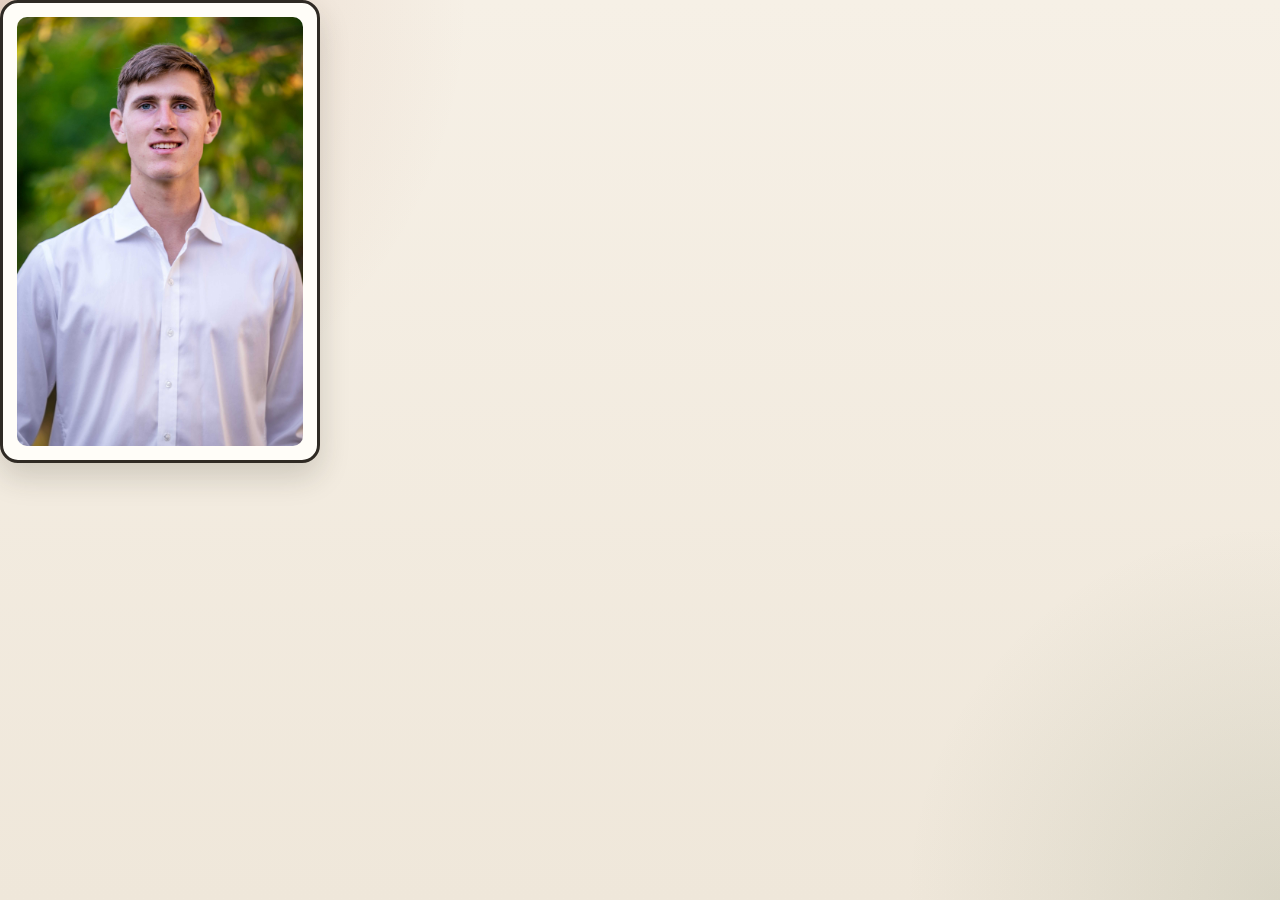
<file: index.html>
<!DOCTYPE html>
<html lang="en">
<head>
  <meta charset="UTF-8">
  <meta name="viewport" content="width=device-width, initial-scale=1.0">
  <meta name="description" content="Personal website">
  <title>Jacob Groner</title>
  <link rel="stylesheet" href="css/styles.css">

</head>
<body>
  <main>
    <div class="headshot-frame">
      <img src="assets/Jacob_Groner_Headshot.jpg" alt="Headshot of Jacob Groner">
    </div>
  </main>
</body>
</html>
</file>
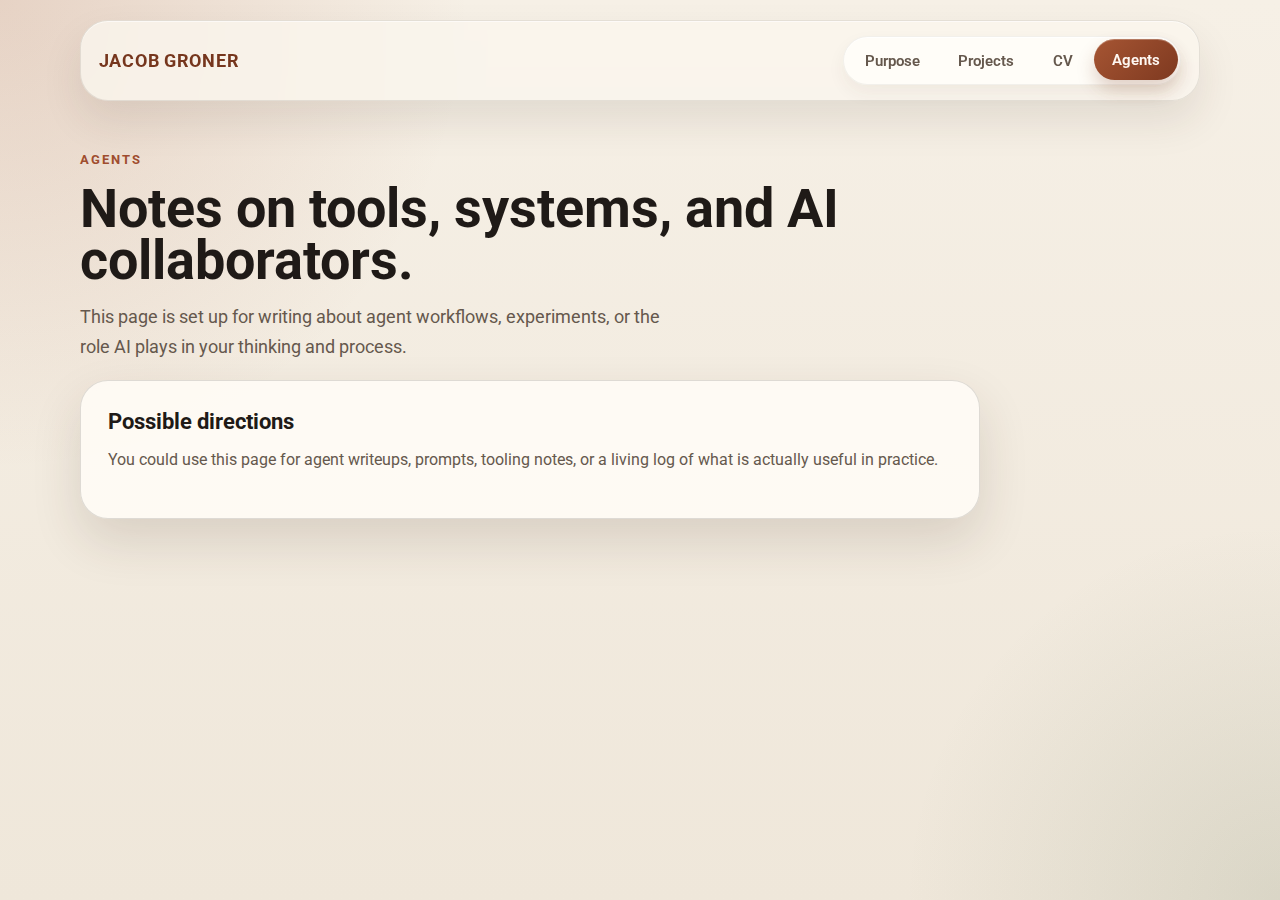
<file: agents.html>
<!DOCTYPE html>
<html lang="en">
<head>
  <meta charset="UTF-8">
  <meta name="viewport" content="width=device-width, initial-scale=1.0">
  <meta name="description" content="Agents page for Jacob Groner">
  <title>Agents | Jacob Groner</title>
  <link rel="stylesheet" href="css/styles.css">
</head>
<body>
  <div class="page-shell">
    <header class="site-header">
      <a class="site-title" href="index.html">Jacob Groner</a>
      <nav class="site-nav" aria-label="Primary">
        <a href="purpose.html">Purpose</a>
        <a href="projects.html">Projects</a>
        <a href="cv.html">CV</a>
        <a href="agents.html" aria-current="page">Agents</a>
      </nav>
    </header>

    <main class="content-page">
      <p class="eyebrow">Agents</p>
      <h1>Notes on tools, systems, and AI collaborators.</h1>
      <p class="lead">
        This page is set up for writing about agent workflows, experiments, or the role AI
        plays in your thinking and process.
      </p>

      <section class="content-card">
        <h2>Possible directions</h2>
        <p>
          You could use this page for agent writeups, prompts, tooling notes, or a living log
          of what is actually useful in practice.
        </p>
      </section>
    </main>
  </div>
</body>
</html>
</file>
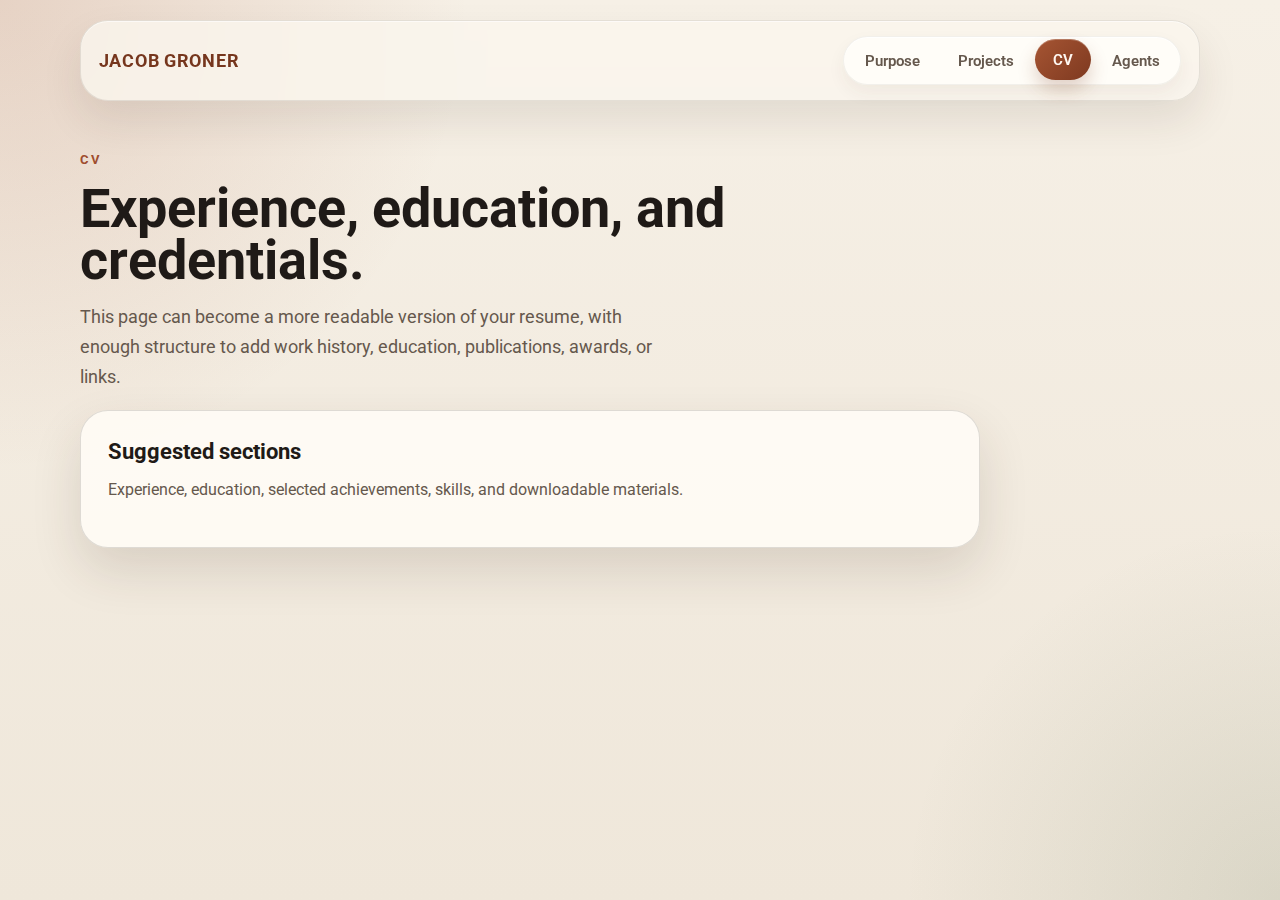
<file: cv.html>
<!DOCTYPE html>
<html lang="en">
<head>
  <meta charset="UTF-8">
  <meta name="viewport" content="width=device-width, initial-scale=1.0">
  <meta name="description" content="CV page for Jacob Groner">
  <title>CV | Jacob Groner</title>
  <link rel="stylesheet" href="css/styles.css">
</head>
<body>
  <div class="page-shell">
    <header class="site-header">
      <a class="site-title" href="index.html">Jacob Groner</a>
      <nav class="site-nav" aria-label="Primary">
        <a href="purpose.html">Purpose</a>
        <a href="projects.html">Projects</a>
        <a href="cv.html" aria-current="page">CV</a>
        <a href="agents.html">Agents</a>
      </nav>
    </header>

    <main class="content-page">
      <p class="eyebrow">CV</p>
      <h1>Experience, education, and credentials.</h1>
      <p class="lead">
        This page can become a more readable version of your resume, with enough structure
        to add work history, education, publications, awards, or links.
      </p>

      <section class="content-card">
        <h2>Suggested sections</h2>
        <p>Experience, education, selected achievements, skills, and downloadable materials.</p>
      </section>
    </main>
  </div>
</body>
</html>
</file>
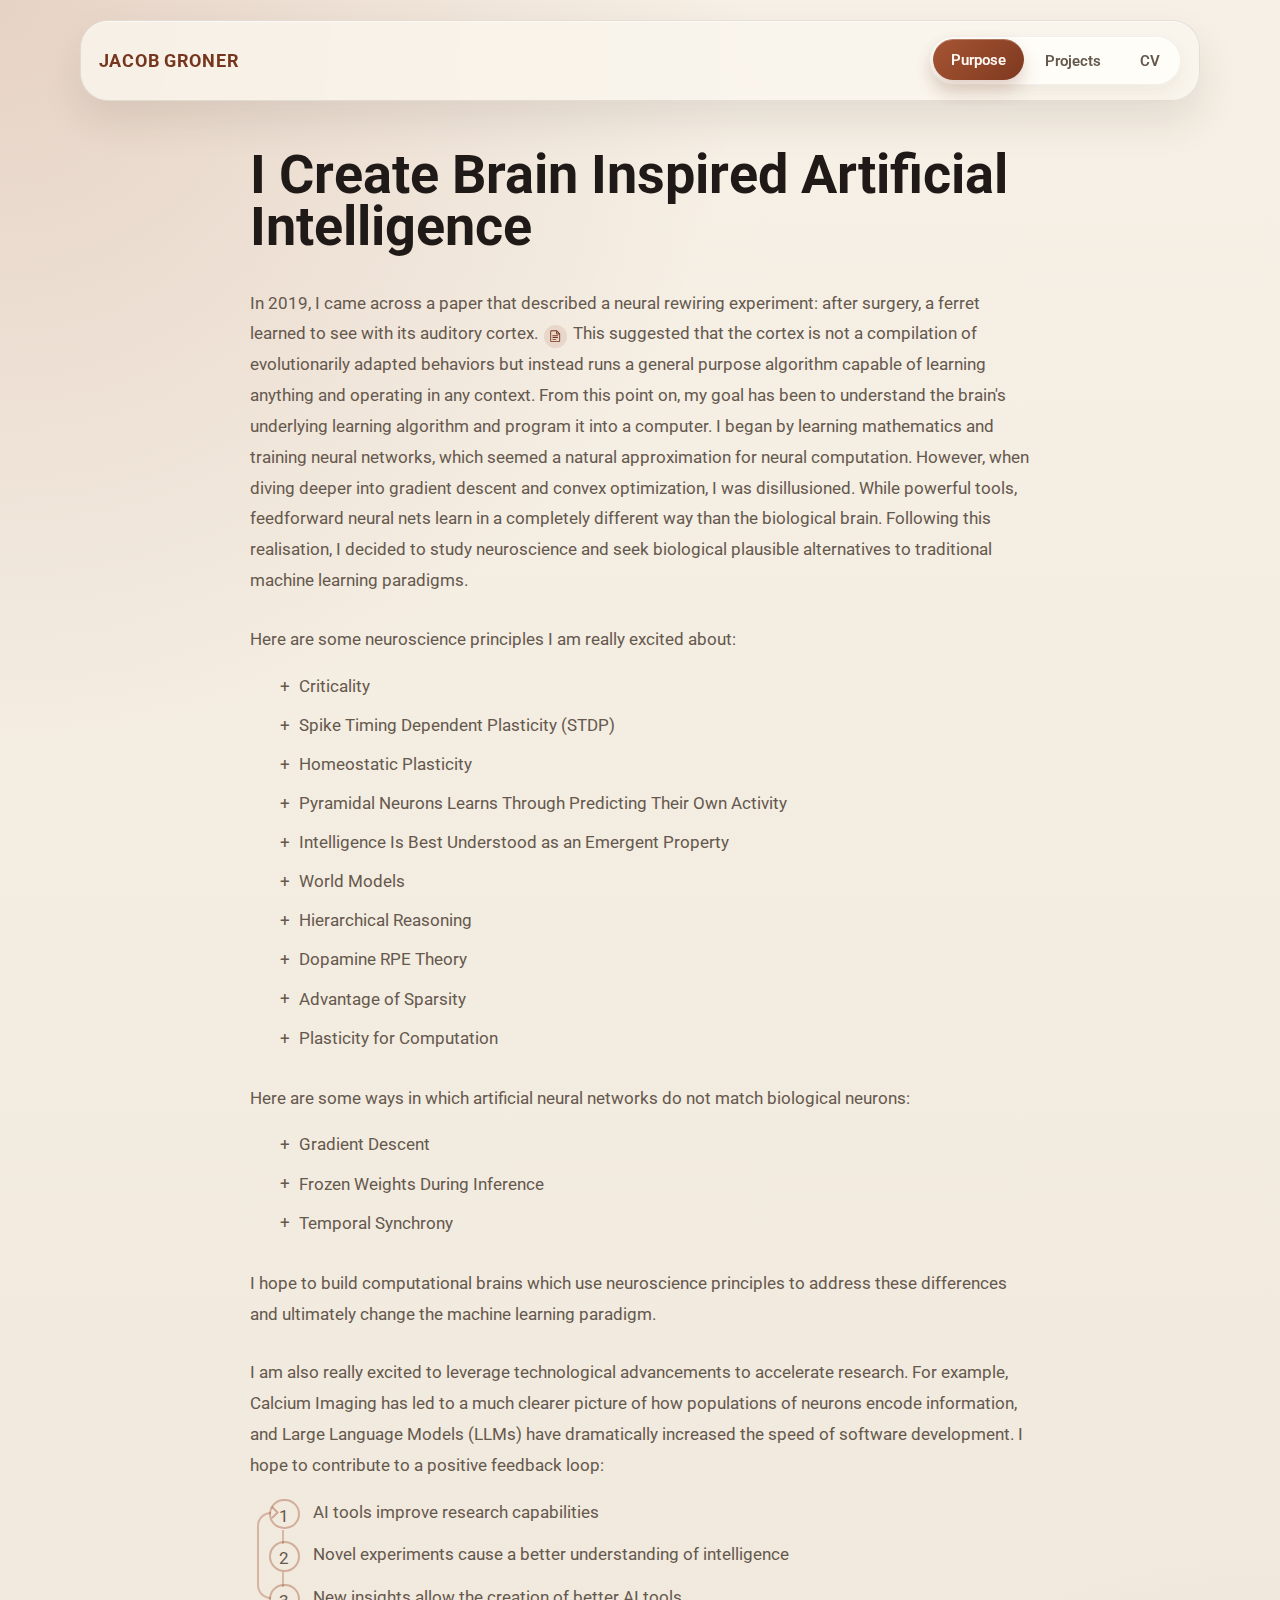
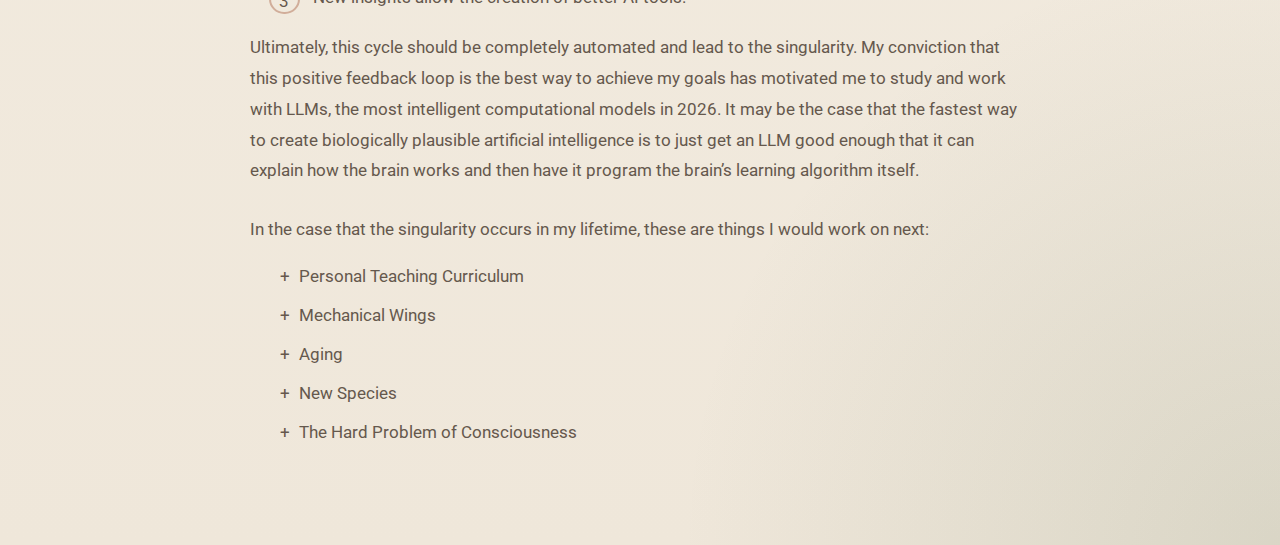
<file: purpose.html>
<!DOCTYPE html>
<html lang="en">
<head>
  <meta charset="UTF-8">
  <meta name="viewport" content="width=device-width, initial-scale=1.0">
  <meta name="description" content="Purpose page for Jacob Groner">
  <title>Purpose | Jacob Groner</title>
  <link rel="stylesheet" href="css/styles.css">
  <script src="js/site.js"></script>
</head>
<body>
  <div class="page-shell">
    <header class="site-header">
      <a class="site-title" href="index.html">Jacob Groner</a>
      <nav class="site-nav" aria-label="Primary">
        <a href="purpose.html" aria-current="page">Purpose</a>
        <a href="projects.html">Projects</a>
        <a href="cv.html">CV</a>
      </nav>
    </header>

    <main class="purpose-page-simple">
      <section class="purpose-hero-simple">
        <h1>I Create Brain Inspired Artificial Intelligence</h1>
      </section>

      <article class="purpose-document" aria-label="Purpose statement">
        <div class="purpose-block">
          <p>
            In 2019, I came across a paper that described a neural rewiring experiment: after surgery, a ferret learned to see with its auditory cortex.
            <a class="purpose-article-link" href="https://www.jneurosci.org/content/12/9/3651" target="_blank" rel="noreferrer" aria-label="Read the neural rewiring paper">
              <svg viewBox="0 0 16 16" aria-hidden="true">
                <path d="M4 1.5A1.5 1.5 0 0 0 2.5 3v10A1.5 1.5 0 0 0 4 14.5h8a1.5 1.5 0 0 0 1.5-1.5V5.2L9.8 1.5H4Zm0 1h5v2.2A1.3 1.3 0 0 0 10.3 6.0h2.2V13a.5.5 0 0 1-.5.5H4a.5.5 0 0 1-.5-.5V3a.5.5 0 0 1 .5-.5Zm6 .7 1.8 1.8h-1.5a.3.3 0 0 1-.3-.3V3.2ZM5 7h6v1H5V7Zm0 2h6v1H5V9Zm0 2h4v1H5v-1Z"></path>
              </svg>
            </a>
            This suggested that the cortex is not a compilation of evolutionarily adapted behaviors but instead runs a general purpose algorithm capable of learning anything and operating in any context. From this point on, my goal has been to understand the brain's underlying learning algorithm and program it into a computer. I began by learning mathematics and training neural networks, which seemed a natural approximation for neural computation. However, when diving deeper into gradient descent and convex optimization, I was disillusioned. While powerful tools, feedforward neural nets learn in a completely different way than the biological brain. Following this realisation, I decided to study neuroscience and seek biological plausible alternatives to traditional machine learning paradigms.
          </p>
        </div>

        <section class="purpose-block" aria-labelledby="purpose-neuroscience-principles">
          <h2 id="purpose-neuroscience-principles">Here are some neuroscience principles I am really excited about:</h2>
          <div class="purpose-expand-list">
            <section class="purpose-future-item">
              <h2><button class="purpose-expand-toggle" type="button" aria-expanded="false" aria-controls="purpose-criticality">Criticality</button></h2>
              <div class="purpose-expand-panel" id="purpose-criticality">
                <div class="purpose-expand-body">
                  <p>
                    Neurons fire in cascades, and networks are regulated so that activity levels stabilize at the critical point between order and disorder. Sitting at this critical point leads to scale invariance and maximizes the efficiency of information processing.
                  </p>
                </div>
              </div>
            </section>

            <section class="purpose-future-item">
              <h2><button class="purpose-expand-toggle" type="button" aria-expanded="false" aria-controls="purpose-stdp">Spike Timing Dependent Plasticity (STDP)</button></h2>
              <div class="purpose-expand-panel" id="purpose-stdp">
                <div class="purpose-expand-body">
                  <p>
                    Neural plasticity occurs in discrete time window. For a synapse to be strengthened, the presynaptic neuron must fire 15ms before the postsynaptic neuron fires.
                    <a class="purpose-article-link" href="https://www.jneurosci.org/content/18/24/10464" target="_blank" rel="noreferrer" aria-label="Read the STDP paper">
                      <svg viewBox="0 0 16 16" aria-hidden="true">
                        <path d="M4 1.5A1.5 1.5 0 0 0 2.5 3v10A1.5 1.5 0 0 0 4 14.5h8a1.5 1.5 0 0 0 1.5-1.5V5.2L9.8 1.5H4Zm0 1h5v2.2A1.3 1.3 0 0 0 10.3 6.0h2.2V13a.5.5 0 0 1-.5.5H4a.5.5 0 0 1-.5-.5V3a.5.5 0 0 1 .5-.5Zm6 .7 1.8 1.8h-1.5a.3.3 0 0 1-.3-.3V3.2ZM5 7h6v1H5V7Zm0 2h6v1H5V9Zm0 2h4v1H5v-1Z"></path>
                      </svg>
                    </a>
                  </p>
                </div>
              </div>
            </section>

            <section class="purpose-future-item">
              <h2><button class="purpose-expand-toggle" type="button" aria-expanded="false" aria-controls="purpose-homeostatic-plasticity">Homeostatic Plasticity</button></h2>
              <div class="purpose-expand-panel" id="purpose-homeostatic-plasticity">
                <div class="purpose-expand-body">
                  <p>
                    Just as cells maintain the chemical composition of their intracellular fluid, neurons maintain their firing rate. This involves increasing excitability when the neuron is silent, and decreasing excitability or increasing inhibitory input when the neuron is tonically active.
                  </p>
                </div>
              </div>
            </section>

            <section class="purpose-future-item">
              <h2><button class="purpose-expand-toggle" type="button" aria-expanded="false" aria-controls="purpose-pyramidal-neurons">Pyramidal Neurons Learns Through Predicting Their Own Activity</button></h2>
              <div class="purpose-expand-panel" id="purpose-pyramidal-neurons">
                <div class="purpose-expand-body">
                  <p>
                    Pyramidal neurons receive input at two distinct synaptic locations: basal and apical. Input to apical dendrites depolarizes the soma serving as a prediction that the neuron will fire. If input to basal dendrites follows, the cell fires signifying a correct prediction and leads to apical dendritic growth and increase in the number of apical spines. The "correct prediction" signal is mediated by a backpropagating action potential up the apical dendrite. Dendritic spines have high input impedance which enables them to hold credit so that the backpropagating action potential impacts specifically the synapses which were responsible for the prediction.
                    <a class="purpose-article-link" href="https://arxiv.org/abs/1511.00083" target="_blank" rel="noreferrer" aria-label="Read the pyramidal neuron prediction paper">
                      <svg viewBox="0 0 16 16" aria-hidden="true">
                        <path d="M4 1.5A1.5 1.5 0 0 0 2.5 3v10A1.5 1.5 0 0 0 4 14.5h8a1.5 1.5 0 0 0 1.5-1.5V5.2L9.8 1.5H4Zm0 1h5v2.2A1.3 1.3 0 0 0 10.3 6.0h2.2V13a.5.5 0 0 1-.5.5H4a.5.5 0 0 1-.5-.5V3a.5.5 0 0 1 .5-.5Zm6 .7 1.8 1.8h-1.5a.3.3 0 0 1-.3-.3V3.2ZM5 7h6v1H5V7Zm0 2h6v1H5V9Zm0 2h4v1H5v-1Z"></path>
                      </svg>
                    </a>
                  </p>
                </div>
              </div>
            </section>

            <section class="purpose-future-item">
              <h2><button class="purpose-expand-toggle" type="button" aria-expanded="false" aria-controls="purpose-emergent-intelligence">Intelligence Is Best Understood as an Emergent Property</button></h2>
              <div class="purpose-expand-panel" id="purpose-emergent-intelligence">
                <div class="purpose-expand-body">
                  <p>
                    Intelligence and consciousness are emergent properties created by local interactions of many autonomous units, just as a stable ecosystem emerges from competition among selfishly acting individuals of many species. Each neuron follows a program encoded in its DNA and has an internal memory encoded in transcription factors, dendritic structure, and neurotransmitter recepter compositions.
                  </p>
                </div>
              </div>
            </section>

            <section class="purpose-future-item">
              <h2><button class="purpose-expand-toggle" type="button" aria-expanded="false" aria-controls="purpose-world-models">World Models</button></h2>
              <div class="purpose-expand-panel" id="purpose-world-models">
                <div class="purpose-expand-body">
                  <p>
                    Knowledge is predictive power. To make predictions efficiently amidst exponential possibilities, neurons form an internal representation of the external world, which tracks only the features relevant to predicting the future. Memory recall and planning are the same process and they involve simulating trajectories within this internal world model.
                  </p>
                  <p>Cite: Joseph fetcho and Dario Amodeii</p>
                </div>
              </div>
            </section>

            <section class="purpose-future-item">
              <h2><button class="purpose-expand-toggle" type="button" aria-expanded="false" aria-controls="purpose-hierarchical-reasoning">Hierarchical Reasoning</button></h2>
              <div class="purpose-expand-panel" id="purpose-hierarchical-reasoning">
                <div class="purpose-expand-body">
                  <p>
                    While some neurons in the brain receive direct sensory input, Agranular cells in the prefrontal cortex (PFC) do not. Agranular cells do not predict the environment directly, but instead predict the activity of other neurons. As the brain develops, the network learns to trust these agranular cells to process information and govern action in place of the cells more directly connected to sensory input and motor output. This frees the lower order cells to have a simplified world model which offloads complicated decisions and predictions. As the process of offloading happens again and again into higher order neurons, a hierarchical network emerges which enables intelligent generalization and creativity.
                  </p>
                </div>
              </div>
            </section>

            <section class="purpose-future-item">
              <h2><button class="purpose-expand-toggle" type="button" aria-expanded="false" aria-controls="purpose-dopamine-rpe">Dopamine RPE Theory</button></h2>
              <div class="purpose-expand-panel" id="purpose-dopamine-rpe">
                <div class="purpose-expand-body">
                  <p>
                    The neurotransmitter dopamine represents reward prediction error (RPE). When dopamine neurons fire, they cause other neurons to increase their plasticity, allowing biological brains to prioritize events actually relevant to reward.
                  </p>
                </div>
              </div>
            </section>

            <section class="purpose-future-item">
              <h2><button class="purpose-expand-toggle" type="button" aria-expanded="false" aria-controls="purpose-sparsity">Advantage of Sparsity</button></h2>
              <div class="purpose-expand-panel" id="purpose-sparsity">
                <div class="purpose-expand-body">
                  <p>
                    Each concept is represented by the activation of a subpopulation of neurons in a specific pattern. A small percentage of neurons are used to represent any one concept. This sparsity leads to orthogonality of representation, which provides robustness against noise and prevents interference between concepts. Sparsity also saves energy.
                  </p>
                </div>
              </div>
            </section>

            <section class="purpose-future-item">
              <h2><button class="purpose-expand-toggle" type="button" aria-expanded="false" aria-controls="purpose-plasticity-computation">Plasticity for Computation</button></h2>
              <div class="purpose-expand-panel" id="purpose-plasticity-computation">
                <div class="purpose-expand-body">
                  <p>
                    Biological brains make temporary changes in their synaptic strengths in order to aid decision making.
                    <a class="purpose-article-link" href="https://doi.org/10.3389/fncom.2013.00098" target="_blank" rel="noreferrer" aria-label="Read the plasticity for computation paper">
                      <svg viewBox="0 0 16 16" aria-hidden="true">
                        <path d="M4 1.5A1.5 1.5 0 0 0 2.5 3v10A1.5 1.5 0 0 0 4 14.5h8a1.5 1.5 0 0 0 1.5-1.5V5.2L9.8 1.5H4Zm0 1h5v2.2A1.3 1.3 0 0 0 10.3 6.0h2.2V13a.5.5 0 0 1-.5.5H4a.5.5 0 0 1-.5-.5V3a.5.5 0 0 1 .5-.5Zm6 .7 1.8 1.8h-1.5a.3.3 0 0 1-.3-.3V3.2ZM5 7h6v1H5V7Zm0 2h6v1H5V9Zm0 2h4v1H5v-1Z"></path>
                      </svg>
                    </a>
                  </p>
                </div>
              </div>
            </section>
          </div>
        </section>

        <section class="purpose-block" aria-labelledby="purpose-ai-mismatch">
          <h2 id="purpose-ai-mismatch">Here are some ways in which artificial neural networks do not match biological neurons:</h2>
          <div class="purpose-expand-list">
            <section class="purpose-future-item">
              <h2><button class="purpose-expand-toggle" type="button" aria-expanded="false" aria-controls="purpose-gradient-descent">Gradient Descent</button></h2>
              <div class="purpose-expand-panel" id="purpose-gradient-descent">
                <div class="purpose-expand-body">
                  <p>
                    The backpropagation algorithm for computing gradients is not biologically plausible. Despite the projection of neurotransmitters dopamine, seratonin, and norepinephrine throughout the brain, there is no way to assign credit to specific neurons from these global signals. Neurons primarily update their weights based on local interactions.
                  </p>
                </div>
              </div>
            </section>

            <section class="purpose-future-item">
              <h2><button class="purpose-expand-toggle" type="button" aria-expanded="false" aria-controls="purpose-frozen-weights">Frozen Weights During Inference</button></h2>
              <div class="purpose-expand-panel" id="purpose-frozen-weights">
                <div class="purpose-expand-body">
                  <p>
                    Training occurs on large curated datasets, then weights are fixed and the shipped product is a static mathematical function. During inference, each computed example has no effect on model parameters. Even in reinforcement learning settings, where environmental responses to behavior are used to improve the model, the environmental data is stored separately and used in a training step distinct from action selection. Biological brains have no separation: weights change as behavior is performed. Not only is this better learning efficiency, but transient changes in synaptic strengths actually aids decision making, especially in complex planning tasks.
                  </p>
                </div>
              </div>
            </section>

            <section class="purpose-future-item">
              <h2><button class="purpose-expand-toggle" type="button" aria-expanded="false" aria-controls="purpose-temporal-synchrony">Temporal Synchrony</button></h2>
              <div class="purpose-expand-panel" id="purpose-temporal-synchrony">
                <div class="purpose-expand-body">
                  <p>
                    Computation in a CPUs relies on an internal clock. Operations within a clock cycle are synchronized and operations of different cycles are separated into discrete steps. This architecture is poorly suited for biological neuron computation, which is event driven. Artificial neural networks compute activations layer by layer, enforcing synchronized updates across large populations of units. As a result, they cannot naturally exploit spike timing as a representational dimension or leverage oscillatory dynamics to create temporal windows that coordinate activity, support complex motor behavior, and regulate information transfer between regions.
                  </p>
                </div>
              </div>
            </section>
          </div>
        </section>

        <div class="purpose-block">
          <p>
            I hope to build computational brains which use neuroscience principles to address these differences and ultimately change the machine learning paradigm.
          </p>
        </div>

        <div class="purpose-block">
          <p>
            I am also really excited to leverage technological advancements to accelerate research. For example, Calcium Imaging has led to a much clearer picture of how populations of neurons encode information, and Large Language Models (LLMs) have dramatically increased the speed of software development. I hope to contribute to a positive feedback loop:
          </p>
          <ol class="purpose-cycle-list" aria-label="Positive feedback loop">
            <li><span>AI tools improve research capabilities</span></li>
            <li><span>Novel experiments cause a better understanding of intelligence</span></li>
            <li><span>New insights allow the creation of better AI tools.</span></li>
          </ol>
          <p>
            Ultimately, this cycle should be completely automated and lead to the singularity. My conviction that this positive feedback loop is the best way to achieve my goals has motivated me to study and work with LLMs, the most intelligent computational models in 2026. It may be the case that the fastest way to create biologically plausible artificial intelligence is to just get an LLM good enough that it can explain how the brain works and then have it program the brain’s learning algorithm itself.
          </p>
        </div>

        <section class="purpose-block" aria-labelledby="purpose-next">
          <p>
            In the case that the singularity occurs in my lifetime, these are things I would work on next:
          </p>

          <div class="purpose-expand-list" id="purpose-next">
            <section class="purpose-future-item">
              <h2><button class="purpose-expand-toggle" type="button" aria-expanded="false" aria-controls="purpose-personal-teaching">Personal Teaching Curriculum</button></h2>
              <div class="purpose-expand-panel" id="purpose-personal-teaching">
                <div class="purpose-expand-body">
                  <p>
                    Just because a superintelligence exists doesn’t mean that I personally understand how the brain works. If I could communicate to such an entity, I would ask it to explain to me in rigorous detail the genetic, chemical, and network principles which enable single celled organisms learning to work together and control a physical body. The chance to talk with such an entity is worth risking extinction.
                  </p>
                </div>
              </div>
            </section>

            <section class="purpose-future-item">
              <h2><button class="purpose-expand-toggle" type="button" aria-expanded="false" aria-controls="purpose-mechanical-wings">Mechanical Wings</button></h2>
              <div class="purpose-expand-panel" id="purpose-mechanical-wings">
                <div class="purpose-expand-body">
                  <p>
                    With modern technology, it is not possible to wear wings and fly like a bird, since the human body can’t generate enough force and battery packs are too heavy to power wings mechanically. If I had access to a superintelligent entity, I would have it work on this problem.
                  </p>
                </div>
              </div>
            </section>

            <section class="purpose-future-item">
              <h2><button class="purpose-expand-toggle" type="button" aria-expanded="false" aria-controls="purpose-aging">Aging</button></h2>
              <div class="purpose-expand-panel" id="purpose-aging">
                <div class="purpose-expand-body">
                  <p>
                    I believe that with proper technological advancements the human life span could be extended to 1000 years, maybe indefinitely. Life extension is a worthwhile goal because if combined with advanced medicine and cognitive enhancement, the subjective experience of individual humans could get much more interesting.
                  </p>
                </div>
              </div>
            </section>

            <section class="purpose-future-item">
              <h2><button class="purpose-expand-toggle" type="button" aria-expanded="false" aria-controls="purpose-create-new-species">New Species</button></h2>
              <div class="purpose-expand-panel" id="purpose-create-new-species">
                <div class="purpose-expand-body">
                  <p>
                    I love biological diversity and would love to create my own species. I think that there are many biological niches that exist unfilled due to the slow nature of natural evolution. I would like to create traditional species with DNA as their genetic material and bear similarity to other creatures in the animal kingdom, as well as mechanical species who replicate by building new copies of themselves in factories.
                  </p>
                </div>
              </div>
            </section>

            <section class="purpose-future-item">
              <h2><button class="purpose-expand-toggle" type="button" aria-expanded="false" aria-controls="purpose-consciousness">The Hard Problem of Consciousness</button></h2>
              <div class="purpose-expand-panel" id="purpose-consciousness">
                <div class="purpose-expand-body">
                  <p>
                    Why do I have a subjective experience? A superintelligence may be able to provide a better answer than theologists or philosophers.
                  </p>
                </div>
              </div>
            </section>
          </div>
        </section>
      </article>
    </main>
  </div>
</body>
</html>
</file>
<file: css/styles.css>
@import url("https://fonts.googleapis.com/css2?family=Roboto:wght@400;500;700&display=swap");

:root {
  --bg: #efe7da;
  --panel: rgba(255, 252, 246, 0.88);
  --panel-strong: #fffdf8;
  --ink: #1f1a17;
  --muted: #65584d;
  --line: rgba(31, 26, 23, 0.14);
  --accent: #9f4d2e;
  --accent-deep: #76361d;
  --shadow: 0 22px 50px rgba(63, 44, 29, 0.14);
}

* {
  box-sizing: border-box;
}

body {
  margin: 0;
  min-height: 100vh;
  color: var(--ink);
  background:
    radial-gradient(circle at top left, rgba(159, 77, 46, 0.18), transparent 30%),
    radial-gradient(circle at bottom right, rgba(88, 108, 76, 0.14), transparent 24%),
    linear-gradient(180deg, #f6f0e6 0%, var(--bg) 100%);
  font-family: "Roboto", Arial, sans-serif;
}

a {
  color: inherit;
  text-decoration: none;
}

img {
  max-width: 100%;
}

.page-shell {
  width: min(1120px, calc(100% - 2rem));
  margin: 0 auto;
  padding: 1.25rem 0 3rem;
}

.site-header {
  display: flex;
  align-items: center;
  justify-content: space-between;
  gap: 1rem;
  margin-bottom: 3rem;
  padding: 0.95rem 1.1rem;
  border: 1px solid rgba(31, 26, 23, 0.1);
  border-radius: 28px;
  background: rgba(250, 245, 237, 0.82);
  backdrop-filter: blur(10px);
  box-shadow:
    0 20px 40px rgba(63, 44, 29, 0.1),
    inset 0 1px 0 rgba(255, 255, 255, 0.6);
}

.site-title {
  font-size: 1.15rem;
  font-weight: 700;
  letter-spacing: 0.04em;
  text-transform: uppercase;
  color: var(--accent-deep);
}

.site-nav {
  display: flex;
  flex-wrap: wrap;
  justify-content: flex-end;
  gap: 0.18rem;
  padding: 0.18rem;
  border: 1px solid rgba(31, 26, 23, 0.06);
  border-radius: 999px;
  background: rgba(255, 253, 248, 0.96);
  box-shadow:
    inset 0 1px 0 rgba(255, 255, 255, 0.86),
    0 8px 18px rgba(63, 44, 29, 0.06);
}

.site-nav a {
  padding: 0.72rem 1.12rem;
  border-radius: 999px;
  color: var(--muted);
  font-size: 0.96rem;
  font-weight: 600;
  transition:
    background-color 180ms ease,
    color 180ms ease,
    box-shadow 180ms ease,
    transform 180ms ease;
}

.site-nav a:hover {
  color: var(--ink);
  background: rgba(159, 77, 46, 0.08);
  box-shadow: inset 0 0 0 1px rgba(159, 77, 46, 0.06);
  transform: translateY(-1px);
}

.site-nav a[aria-current="page"] {
  color: #fff8f2;
  background: linear-gradient(135deg, #a65533, #7e3920);
  box-shadow:
    0 10px 18px rgba(118, 54, 29, 0.22),
    inset 0 1px 0 rgba(255, 245, 236, 0.28);
  transform: translateY(-1px);
}

.hero-layout {
  display: grid;
  grid-template-columns: minmax(0, 1.2fr) minmax(280px, 0.8fr);
  gap: 2rem;
  align-items: center;
}

.hero-copy,
.portrait-card,
.content-card {
  border: 1px solid var(--line);
  border-radius: 28px;
  background: var(--panel);
  box-shadow: var(--shadow);
}

.hero-copy {
  padding: 3rem;
}

.portrait-card {
  display: grid;
  place-items: center;
  padding: 2rem;
}

.eyebrow {
  margin: 0 0 0.75rem;
  color: var(--accent);
  font-size: 0.82rem;
  font-weight: 700;
  letter-spacing: 0.16em;
  text-transform: uppercase;
}

h1,
h2,
p {
  margin-top: 0;
}

h1 {
  margin-bottom: 1rem;
  font-size: clamp(2.2rem, 4.2vw, 3.9rem);
  line-height: 0.96;
}

h2 {
  font-size: 1.4rem;
  margin-bottom: 0.75rem;
}

p {
  color: var(--muted);
  font-size: 1.02rem;
  line-height: 1.7;
}

.hero-text,
.lead {
  max-width: 60ch;
  font-size: 1.1rem;
}

.hero-actions {
  display: flex;
  flex-wrap: wrap;
  gap: 0.9rem;
  margin-top: 1.75rem;
}

.button-link {
  display: inline-flex;
  align-items: center;
  justify-content: center;
  padding: 0.9rem 1.3rem;
  border: 1px solid transparent;
  border-radius: 999px;
  background: var(--accent);
  color: #fff8f2;
}

.button-link-secondary {
  border-color: var(--line);
  background: transparent;
  color: var(--ink);
}

.headshot-frame {
  width: min(100%, 320px);
  padding: 14px;
  background: var(--panel-strong);
  border: 3px solid #2f2a24;
  border-radius: 18px;
  box-shadow: 0 14px 30px rgba(47, 42, 36, 0.18);
}

.headshot-frame img {
  display: block;
  width: 100%;
  height: auto;
  border-radius: 10px;
}

.content-page {
  max-width: 900px;
}

.content-card {
  padding: 1.7rem;
}

.cv-page {
  display: grid;
  gap: 1.9rem;
}

.cv-hero {
  display: flex;
  flex-direction: column;
  padding: 2.2rem;
}

.cv-eyebrow {
  font-size: 0.96rem;
  text-transform: none;
}

.cv-download {
  align-self: flex-end;
  padding: 0.68rem 1.05rem;
  border: 1px solid rgba(159, 77, 46, 0.18);
  background: rgba(159, 77, 46, 0.1);
  color: var(--accent-deep);
  white-space: nowrap;
  box-shadow: none;
}

.cv-download:hover {
  background: rgba(159, 77, 46, 0.16);
  color: var(--accent);
}

.cv-summary {
  max-width: none;
  margin-bottom: 0;
}

.cv-section {
  padding-top: 1.9rem;
  border-top: 1px solid var(--line);
}

.cv-section-title {
  margin-bottom: 1.25rem;
  font-size: 1.65rem;
}

.cv-entry {
  padding: 1.25rem 0;
  border-bottom: 1px solid rgba(31, 26, 23, 0.08);
}

.cv-entry:last-child {
  padding-bottom: 0;
  border-bottom: 0;
}

.cv-entry h3,
.cv-skill-card h3 {
  margin-bottom: 0.35rem;
  font-size: 1.12rem;
}

.cv-entry-head {
  display: flex;
  align-items: flex-start;
  justify-content: space-between;
  gap: 1.5rem;
  margin-bottom: 0.8rem;
}

.cv-entry-org,
.cv-entry-date {
  margin-bottom: 0;
  color: var(--muted);
}

.cv-entry-org a {
  color: var(--accent-deep);
  font-weight: 700;
  text-decoration: underline;
  text-decoration-color: rgba(118, 54, 29, 0.35);
  text-underline-offset: 0.18em;
  transition: color 180ms ease, text-decoration-color 180ms ease;
}

.cv-entry-org a:hover {
  color: var(--accent);
  text-decoration-color: currentColor;
}

.cv-entry-date {
  margin-top: 0.14rem;
  white-space: nowrap;
  font-size: 0.96rem;
}

.cv-list,
.cv-pill-list {
  margin: 0;
  padding: 0;
  list-style: none;
}

.cv-list {
  display: grid;
  gap: 0.6rem;
}

.cv-list li {
  position: relative;
  padding-left: 1.1rem;
  color: var(--muted);
  line-height: 1.65;
}

.cv-list li::before {
  content: "";
  position: absolute;
  top: 0.72rem;
  left: 0;
  width: 0.4rem;
  height: 0.4rem;
  border-radius: 999px;
  background: rgba(159, 77, 46, 0.55);
}

.cv-inline-link {
  display: inline-block;
  width: 1.9rem;
  height: 1.9rem;
  margin-left: 0.4rem;
  border-radius: 999px;
  vertical-align: middle;
  color: var(--accent-deep);
  background: rgba(159, 77, 46, 0.12);
  transition: transform 180ms ease, background-color 180ms ease, color 180ms ease;
}

.cv-inline-link:hover {
  transform: translateY(-1px);
  color: var(--accent);
  background: rgba(159, 77, 46, 0.18);
}

.cv-inline-link svg {
  display: block;
  width: 1rem;
  height: 1rem;
  margin: 0.45rem;
  fill: currentColor;
}

.cv-pill-list {
  display: flex;
  flex-wrap: wrap;
  gap: 0.65rem;
}

.cv-pill-list li {
  padding: 0.48rem 0.8rem;
  border: 1px solid var(--line);
  border-radius: 999px;
  background: rgba(255, 252, 246, 0.68);
  color: var(--muted);
  font-size: 0.96rem;
}

.cv-expand-pill {
  position: relative;
  width: calc(var(--pill-short-width, 0px) + 1.6rem);
  transition: width 650ms ease, background-color 650ms ease, border-color 650ms ease, box-shadow 650ms ease, transform 650ms ease;
  transform-origin: left center;
}

.cv-pill-short,
.cv-pill-full {
  display: inline-block;
  white-space: nowrap;
  transition: opacity 460ms ease, transform 650ms ease;
}

.cv-pill-full {
  position: absolute;
  top: 50%;
  left: 0.8rem;
  opacity: 0;
  transform: translateY(-50%) translateX(0.3rem);
  pointer-events: none;
}

.cv-expand-pill.is-active .cv-pill-short {
  opacity: 0;
  transform: translateX(-0.25rem);
}

.cv-expand-pill.is-active .cv-pill-full {
  opacity: 1;
  transform: translateY(-50%) translateX(0);
}

.cv-expand-pill.is-active {
  width: calc(var(--pill-full-width, 0px) + 1.6rem);
  background: rgba(159, 77, 46, 0.12);
  border-color: rgba(159, 77, 46, 0.24);
  box-shadow: 0 8px 20px rgba(118, 54, 29, 0.1);
  color: var(--accent-deep);
}

.cv-skill-grid {
  display: grid;
  grid-template-columns: repeat(2, minmax(0, 1fr));
  gap: 1rem;
}

.cv-skill-card {
  padding: 1.25rem;
  border: 1px solid var(--line);
  border-radius: 24px;
  background: rgba(255, 252, 246, 0.56);
}

.project-list {
  display: grid;
  gap: 1.5rem;
  justify-items: center;
}

.project-card {
  display: grid;
  width: min(100%, 600px);
  gap: 1rem;
  padding: 1.15rem;
  border: 1px solid var(--line);
  border-radius: 28px;
  background: var(--panel);
  box-shadow: var(--shadow);
}

.project-header {
  display: flex;
  align-items: center;
  justify-content: space-between;
  gap: 1rem;
}

.project-video {
  width: 100%;
  max-height: 320px;
  border-radius: 18px;
  background: #1c1713;
  object-fit: cover;
}

.project-video-shell {
  position: relative;
}

.project-video-mask {
  position: absolute;
  inset: 0;
  display: grid;
  place-items: center;
  width: 100%;
  border: 0;
  border-radius: 18px;
  background-color: #1c1713;
  background-position: center;
  background-repeat: no-repeat;
  background-size: cover;
  cursor: pointer;
}

.project-video-mask.is-hidden {
  display: none;
}

.project-video-play {
  width: 4rem;
  height: 4rem;
  border-radius: 999px;
  background: rgba(31, 26, 23, 0.72);
  box-shadow: 0 8px 24px rgba(0, 0, 0, 0.24);
}

.project-video-play::before {
  content: "";
  display: block;
  width: 0;
  height: 0;
  margin: 1.12rem 0 0 1.52rem;
  border-top: 0.78rem solid transparent;
  border-bottom: 0.78rem solid transparent;
  border-left: 1.2rem solid #fff8f2;
}

.project-title {
  margin-bottom: 0;
}

.project-abstract {
  margin-bottom: 0.8rem;
  white-space: pre-line;
}

.project-link {
  display: inline-flex;
  align-items: center;
  justify-content: center;
  width: 2.8rem;
  height: 2.8rem;
  border-radius: 999px;
  background: rgba(159, 77, 46, 0.12);
  color: var(--accent-deep);
}

.project-link svg {
  width: 1.35rem;
  height: 1.35rem;
  fill: currentColor;
}

.purpose-page-simple {
  max-width: 780px;
  margin: 0 auto;
  color: var(--muted);
  font-size: 1.06rem;
  font-weight: 400;
}

.purpose-hero-simple {
  margin-bottom: 2.2rem;
}

.purpose-document {
  padding-bottom: 3rem;
}

.purpose-block + .purpose-block {
  margin-top: 1.75rem;
}

.purpose-page-simple h1,
.purpose-document h2 {
  margin-bottom: 0.7rem;
  color: inherit;
  font-size: inherit;
  font-weight: inherit;
  line-height: 1.82;
}

.purpose-hero-simple h1 {
  margin-bottom: 0;
  color: var(--ink);
  font-size: clamp(2.2rem, 4.2vw, 3.9rem);
  font-weight: 700;
  line-height: 0.96;
}

.purpose-document p {
  color: inherit;
  margin-bottom: 0;
  font-size: inherit;
  font-weight: inherit;
  line-height: 1.82;
}

.purpose-article-link {
  display: inline-flex;
  align-items: center;
  justify-content: center;
  width: 1.45rem;
  height: 1.45rem;
  margin: 0 0.12rem;
  border-radius: 999px;
  vertical-align: -0.26rem;
  color: var(--accent-deep);
  background: rgba(159, 77, 46, 0.12);
  transition: transform 180ms ease, background-color 180ms ease, color 180ms ease;
}

.purpose-article-link:hover {
  transform: translateY(-1px);
  color: var(--accent);
  background: rgba(159, 77, 46, 0.18);
}

.purpose-article-link:focus-visible {
  outline: 2px solid rgba(118, 54, 29, 0.45);
  outline-offset: 3px;
}

.purpose-article-link svg {
  width: 0.9rem;
  height: 0.9rem;
  fill: currentColor;
}

.purpose-list {
  display: grid;
  gap: 0.7rem;
  margin: 0 0 1.2rem;
  padding: 0;
  list-style: none;
}

.purpose-list li {
  position: relative;
  padding-left: 1.2rem;
  color: inherit;
  font-size: inherit;
  font-weight: inherit;
  line-height: 1.82;
}

.purpose-list li::before {
  content: "";
  position: absolute;
  top: 0.72rem;
  left: 0;
  width: 0.38rem;
  height: 0.38rem;
  border-radius: 999px;
  background: rgba(159, 77, 46, 0.58);
}

.purpose-cycle-list {
  display: grid;
  gap: 0.65rem;
  margin: 1rem 0 1.1rem 1.2rem;
  padding: 0;
  list-style: none;
  counter-reset: cycle-step;
  position: relative;
}

.purpose-cycle-list::before {
  content: "";
  position: absolute;
  top: 0.95rem;
  bottom: 0.95rem;
  left: -0.78rem;
  width: 0.78rem;
  border-top: 2px solid rgba(159, 77, 46, 0.34);
  border-left: 2px solid rgba(159, 77, 46, 0.34);
  border-bottom: 2px solid rgba(159, 77, 46, 0.34);
  border-radius: 999px 0 0 999px;
}

.purpose-cycle-list::after {
  content: "";
  position: absolute;
  top: 0.7rem;
  left: -0.08rem;
  width: 0.45rem;
  height: 0.45rem;
  border-top: 2px solid rgba(159, 77, 46, 0.42);
  border-right: 2px solid rgba(159, 77, 46, 0.42);
  transform: rotate(45deg);
}

.purpose-cycle-list li {
  counter-increment: cycle-step;
  position: relative;
  display: grid;
  grid-template-columns: 2rem minmax(0, 1fr);
  gap: 0.75rem;
  align-items: start;
  color: inherit;
  font-size: inherit;
  font-weight: inherit;
  line-height: 1.82;
}

.purpose-cycle-list li::before {
  content: counter(cycle-step);
  display: grid;
  place-items: center;
  width: 1.65rem;
  height: 1.65rem;
  margin-top: 0.12rem;
  border: 2px solid rgba(159, 77, 46, 0.38);
  border-radius: 999px;
  color: inherit;
  font-size: inherit;
}

.purpose-cycle-list li:not(:last-child)::after {
  content: "";
  position: absolute;
  top: 2.05rem;
  left: 0.82rem;
  width: 2px;
  height: calc(100% - 1.1rem);
  background: rgba(159, 77, 46, 0.32);
}

.purpose-subpoint {
  margin-left: 1.3rem;
}

.purpose-subpoint::before {
  width: 0.28rem;
  height: 0.28rem;
  background: rgba(31, 26, 23, 0.34);
}

.purpose-expand-list {
  display: grid;
  gap: 0.35rem;
  margin: 0.9rem 0 0 1.45rem;
  padding-left: 0;
}

.purpose-future-item {
  position: relative;
}

.purpose-future-item h2 {
  margin-bottom: 0;
}

.purpose-expand-toggle {
  display: inline-flex;
  align-items: center;
  gap: 0.55rem;
  max-width: 100%;
  padding: 0.28rem 0.45rem;
  border: 0;
  border-radius: 6px;
  background: transparent;
  color: inherit;
  font: inherit;
  font-size: inherit;
  font-weight: inherit;
  line-height: 1.45;
  text-align: left;
  cursor: pointer;
  transition:
    background-color 180ms ease,
    transform 180ms ease;
}

.purpose-expand-toggle::before {
  content: "+";
  flex: 0 0 auto;
  color: inherit;
  font-size: inherit;
  font-weight: inherit;
  line-height: 1;
  transition: transform 220ms ease;
}

.purpose-expand-toggle[aria-expanded="true"]::before {
  transform: rotate(45deg);
}

.purpose-expand-toggle:hover,
.purpose-expand-toggle:focus-visible {
  background: rgba(159, 77, 46, 0.08);
  transform: translateX(0.18rem);
}

.purpose-expand-toggle:focus-visible {
  outline: 2px solid rgba(159, 77, 46, 0.38);
  outline-offset: 4px;
}

.purpose-expand-panel {
  max-height: 0;
  overflow: hidden;
  opacity: 0;
  transition:
    max-height 320ms ease,
    opacity 220ms ease;
}

.purpose-future-item.is-open .purpose-expand-panel {
  opacity: 1;
}

.purpose-expand-body {
  padding: 0.2rem 1.8rem 0.95rem 2.15rem;
  color: inherit;
}

.purpose-expand-body p + p {
  margin-top: 0.65rem;
}

@media (max-width: 820px) {
  .site-header,
  .hero-layout {
    grid-template-columns: 1fr;
  }

  .site-header {
    flex-direction: column;
    align-items: flex-start;
  }

  .site-nav {
    justify-content: flex-start;
    width: 100%;
  }

  .hero-copy {
    padding: 2rem;
  }

  .portrait-card {
    order: -1;
  }

  .cv-entry-head {
    flex-direction: column;
    align-items: flex-start;
    gap: 0.75rem;
  }

  .cv-entry-date {
    white-space: normal;
  }

  .cv-skill-grid {
    grid-template-columns: 1fr;
  }

  .purpose-document {
    padding-bottom: 2.5rem;
  }
}

@media (max-width: 560px) {
  .purpose-page-simple {
    font-size: 1rem;
  }

  .purpose-document {
    padding-bottom: 2rem;
  }

  .purpose-document p,
  .purpose-list li,
  .purpose-cycle-list li {
    font-size: inherit;
    line-height: 1.75;
  }

  .purpose-cycle-list {
    margin-left: 0.35rem;
  }

  .purpose-cycle-list::before {
    left: -0.62rem;
    width: 0.62rem;
  }

  .purpose-cycle-list::after {
    left: -0.06rem;
  }

  .purpose-expand-list {
    margin-left: 0.7rem;
  }

  .purpose-expand-toggle {
    font-size: inherit;
  }

  .purpose-expand-body {
    padding-right: 0.6rem;
    padding-left: 1.6rem;
  }
}
</file>
